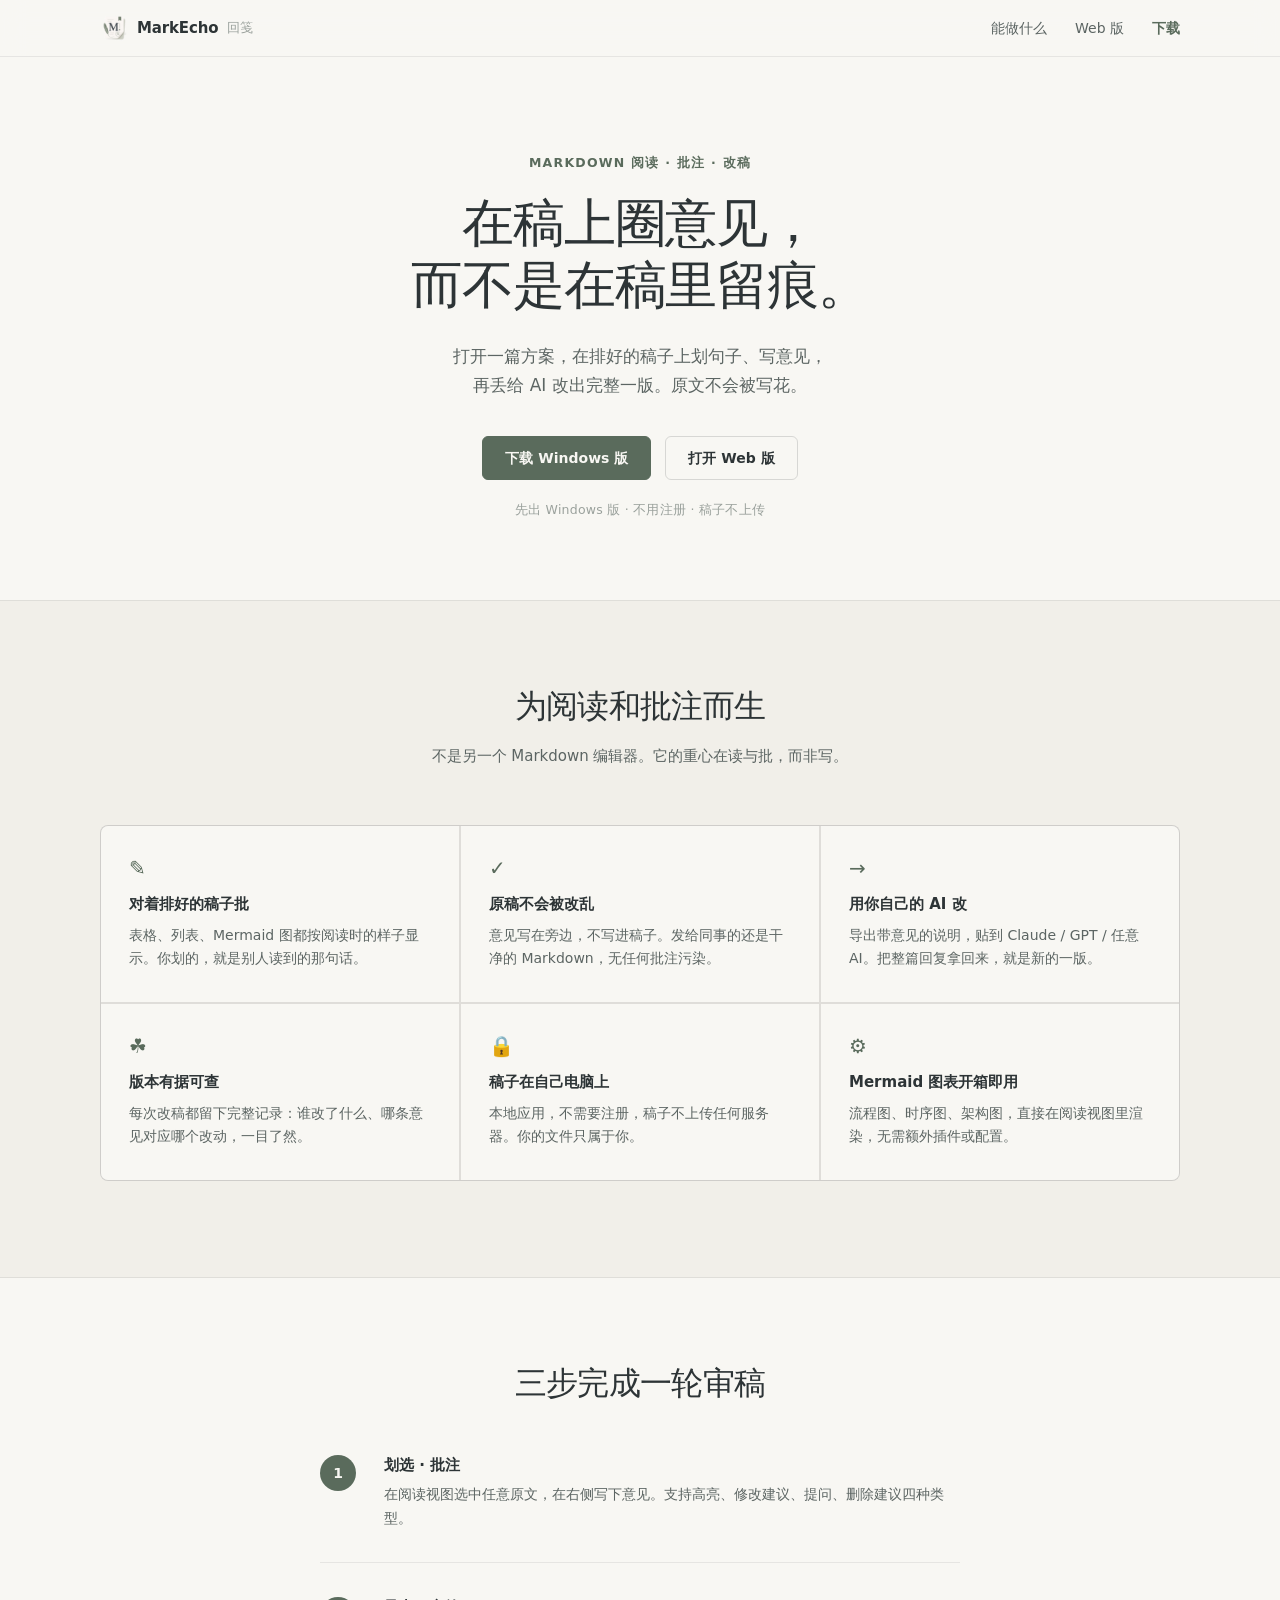
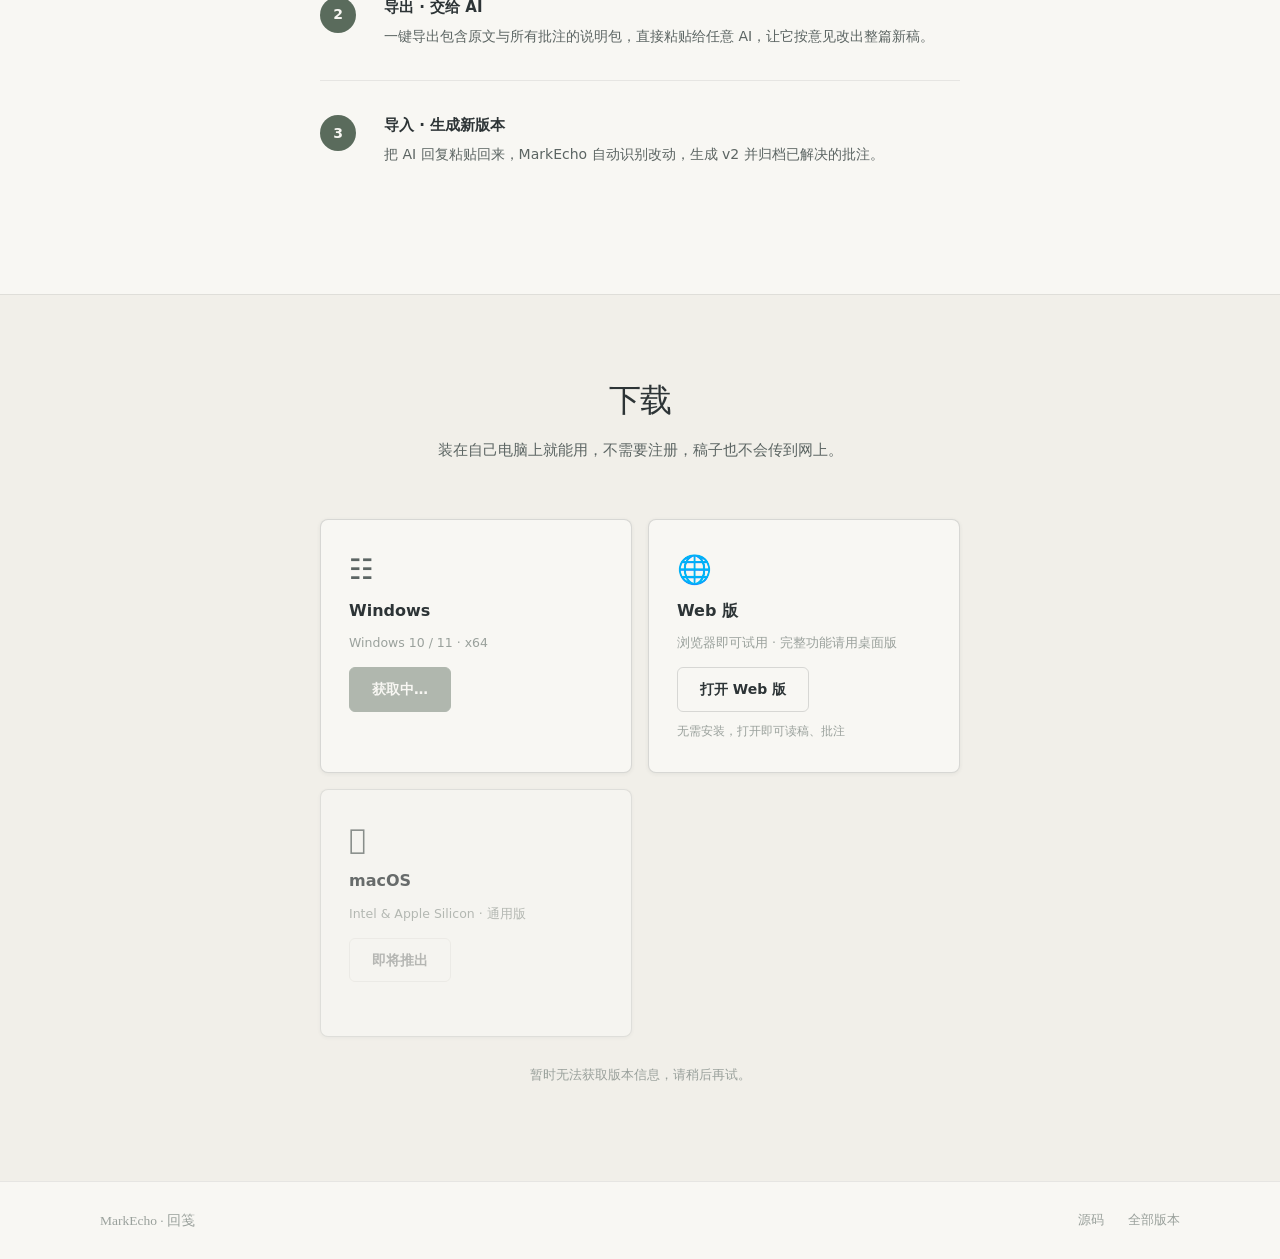
<file: index.html>
<!doctype html>
<html lang="zh-Hans">
<head>
  <meta charset="utf-8" />
  <meta name="viewport" content="width=device-width, initial-scale=1" />
  <title>MarkEcho · 回笺</title>
  <meta name="description" content="在稿上圈意见，而不是在稿里留痕。Markdown 阅读、批注与改稿工具。" />
  <meta property="og:title" content="MarkEcho · 回笺" />
  <meta property="og:description" content="在稿上圈意见，而不是在稿里留痕。" />
  <meta property="og:type" content="website" />
  <link rel="icon" type="image/png" sizes="32x32" href="favicon.png" />
  <link rel="stylesheet" href="styles.css" />
</head>
<body>

<!-- ── 顶栏 ── -->
<header class="site-header">
  <div class="container header-inner">
    <a class="brand" href="/">
      <img src="markecho.png" alt="MarkEcho 图标" width="28" height="28" />
      <span class="brand-name">MarkEcho</span>
      <span class="brand-sub">回笺</span>
    </a>
    <nav class="site-nav">
      <a href="#features">能做什么</a>
      <a href="app/">Web 版</a>
      <a href="#download" class="nav-cta">下载</a>
    </nav>
  </div>
</header>

<!-- ── 英雄区 ── -->
<section class="hero">
  <div class="container hero-inner">
    <p class="hero-eyebrow">Markdown 阅读 · 批注 · 改稿</p>
    <h1 class="hero-title">
      在稿上圈意见，<br />而不是在稿里留痕。
    </h1>
    <p class="hero-body">
      打开一篇方案，在排好的稿子上划句子、写意见，<br class="br-md" />
      再丢给 AI 改出完整一版。原文不会被写花。
    </p>
    <div class="hero-actions">
      <a href="#download" class="btn btn-accent">下载 Windows 版</a>
      <a href="app/" class="btn btn-outline">打开 Web 版</a>
    </div>
    <p class="hero-note">先出 Windows 版 · 不用注册 · 稿子不上传</p>
  </div>
</section>

<!-- ── 特性 ── -->
<section class="features" id="features">
  <div class="container">
    <h2 class="section-title">为阅读和批注而生</h2>
    <p class="section-sub">不是另一个 Markdown 编辑器。它的重心在读与批，而非写。</p>
    <div class="feature-grid">
      <div class="feature-card">
        <div class="feature-icon">&#9998;</div>
        <h3>对着排好的稿子批</h3>
        <p>表格、列表、Mermaid 图都按阅读时的样子显示。你划的，就是别人读到的那句话。</p>
      </div>
      <div class="feature-card">
        <div class="feature-icon">&#10003;</div>
        <h3>原稿不会被改乱</h3>
        <p>意见写在旁边，不写进稿子。发给同事的还是干净的 Markdown，无任何批注污染。</p>
      </div>
      <div class="feature-card">
        <div class="feature-icon">&#8594;</div>
        <h3>用你自己的 AI 改</h3>
        <p>导出带意见的说明，贴到 Claude / GPT / 任意 AI。把整篇回复拿回来，就是新的一版。</p>
      </div>
      <div class="feature-card">
        <div class="feature-icon">&#9752;</div>
        <h3>版本有据可查</h3>
        <p>每次改稿都留下完整记录：谁改了什么、哪条意见对应哪个改动，一目了然。</p>
      </div>
      <div class="feature-card">
        <div class="feature-icon">&#128274;</div>
        <h3>稿子在自己电脑上</h3>
        <p>本地应用，不需要注册，稿子不上传任何服务器。你的文件只属于你。</p>
      </div>
      <div class="feature-card">
        <div class="feature-icon">&#9881;</div>
        <h3>Mermaid 图表开箱即用</h3>
        <p>流程图、时序图、架构图，直接在阅读视图里渲染，无需额外插件或配置。</p>
      </div>
    </div>
  </div>
</section>

<!-- ── 工作流程 ── -->
<section class="workflow">
  <div class="container">
    <h2 class="section-title">三步完成一轮审稿</h2>
    <ol class="workflow-steps">
      <li class="step">
        <span class="step-num">1</span>
        <div>
          <strong>划选 · 批注</strong>
          <p>在阅读视图选中任意原文，在右侧写下意见。支持高亮、修改建议、提问、删除建议四种类型。</p>
        </div>
      </li>
      <li class="step">
        <span class="step-num">2</span>
        <div>
          <strong>导出 · 交给 AI</strong>
          <p>一键导出包含原文与所有批注的说明包，直接粘贴给任意 AI，让它按意见改出整篇新稿。</p>
        </div>
      </li>
      <li class="step">
        <span class="step-num">3</span>
        <div>
          <strong>导入 · 生成新版本</strong>
          <p>把 AI 回复粘贴回来，MarkEcho 自动识别改动，生成 v2 并归档已解决的批注。</p>
        </div>
      </li>
    </ol>
  </div>
</section>

<!-- ── 下载 ── -->
<section class="download" id="download">
  <div class="container">
    <h2 class="section-title">下载</h2>
    <p class="section-sub">装在自己电脑上就能用，不需要注册，稿子也不会传到网上。</p>
    <div class="platform-grid">
      <div class="platform-card" data-os="windows">
        <div class="platform-icon">&#9783;</div>
        <h3>Windows</h3>
        <p class="platform-req">Windows 10 / 11 · x64</p>
        <a class="btn btn-accent" href="#" data-role="btn" aria-disabled="true">获取中…</a>
        <p class="platform-filename" data-role="name"></p>
      </div>
      <div class="platform-card">
        <div class="platform-icon">&#127760;</div>
        <h3>Web 版</h3>
        <p class="platform-req">浏览器即可试用 · 完整功能请用桌面版</p>
        <a class="btn btn-outline" href="app/">打开 Web 版</a>
        <p class="platform-filename">无需安装，打开即可读稿、批注</p>
      </div>
      <div class="platform-card platform-card--soon" data-os="mac">
        <div class="platform-icon">&#63743;</div>
        <h3>macOS</h3>
        <p class="platform-req">Intel &amp; Apple Silicon · 通用版</p>
        <a class="btn btn-outline" href="#" data-role="btn" aria-disabled="true">即将推出</a>
        <p class="platform-filename" data-role="name"></p>
      </div>
    </div>
    <p class="download-note" id="release-meta">正在查询最新版本…</p>
  </div>
</section>

<!-- ── 页脚 ── -->
<footer class="site-footer">
  <div class="container footer-inner">
    <span class="footer-brand">MarkEcho · 回笺</span>
    <span class="footer-links">
      <a href="https://github.com/ych516/markecho-src" target="_blank" rel="noopener">源码</a>
      <a href="https://github.com/ych516/MarkEcho/releases" target="_blank" rel="noopener">全部版本</a>
    </span>
  </div>
</footer>

<script src="site.js"></script>
</body>
</html>
</file>
<file: styles.css>
/* ── Token ── */
:root {
  --text:            #2D3436;
  --text-secondary:  #5C6563;
  --text-tertiary:   #9AA19C;
  --surface:         #F8F7F3;
  --surface-2:       #F1EFE9;
  --surface-3:       #E8E5DE;
  --accent:          #5A6B5C;
  --accent-hover:    #4A5A4C;
  --accent-fg:       #F8F7F3;
  --line:            rgba(45,52,54,.09);
  --line-strong:     rgba(45,52,54,.16);
  --radius:          8px;
  --radius-sm:       6px;
  --shadow-sm:       0 1px 4px rgba(45,52,54,.07);
  --shadow:          0 4px 20px rgba(45,52,54,.10);
  --font-ui:         "Segoe UI Variable","Segoe UI","PingFang SC","Microsoft YaHei",system-ui,sans-serif;
  --font-prose:      Georgia,"Songti SC","SimSun",serif;
  --max-w:           1080px;
}

/* ── Reset ── */
*,*::before,*::after { box-sizing: border-box; margin: 0; padding: 0; }
html { scroll-behavior: smooth; }
body {
  font-family: var(--font-ui);
  font-size: 15px;
  line-height: 1.6;
  color: var(--text);
  background: var(--surface);
  -webkit-font-smoothing: antialiased;
}
a { color: inherit; text-decoration: none; }
img { display: block; max-width: 100%; }

/* ── Layout ── */
.container {
  width: min(var(--max-w), 100% - 48px);
  margin-inline: auto;
}

/* ── Header ── */
.site-header {
  position: sticky;
  top: 0;
  z-index: 100;
  background: rgba(248,247,243,.92);
  backdrop-filter: blur(12px);
  -webkit-backdrop-filter: blur(12px);
  border-bottom: 1px solid var(--line);
}
.header-inner {
  display: flex;
  align-items: center;
  justify-content: space-between;
  height: 56px;
}
.brand {
  display: flex;
  align-items: center;
  gap: 9px;
}
.brand img { border-radius: 6px; }
.brand-name {
  font-weight: 600;
  font-size: 15px;
  letter-spacing: -.01em;
}
.brand-sub {
  font-family: var(--font-prose);
  font-size: 13px;
  color: var(--text-tertiary);
}
.site-nav {
  display: flex;
  align-items: center;
  gap: 28px;
  font-size: 14px;
}
.site-nav a { color: var(--text-secondary); transition: color .15s; }
.site-nav a:hover { color: var(--text); }
.nav-cta {
  color: var(--accent) !important;
  font-weight: 600;
}

/* ── Buttons ── */
.btn {
  display: inline-flex;
  align-items: center;
  gap: 6px;
  padding: 10px 22px;
  border-radius: var(--radius-sm);
  font-family: var(--font-ui);
  font-size: 14px;
  font-weight: 600;
  cursor: pointer;
  transition: background .15s, color .15s, box-shadow .15s, opacity .15s;
  border: 1.5px solid transparent;
  text-decoration: none;
}
.btn-accent {
  background: var(--accent);
  color: var(--accent-fg);
  border-color: var(--accent);
}
.btn-accent:hover { background: var(--accent-hover); border-color: var(--accent-hover); }
.btn-outline {
  background: transparent;
  color: var(--text);
  border-color: var(--line-strong);
}
.btn-outline:hover { background: var(--surface-3); }
.btn[aria-disabled="true"] { opacity: .45; pointer-events: none; }

/* ── Hero ── */
.hero {
  padding: 96px 0 80px;
  text-align: center;
}
.hero-eyebrow {
  font-size: 12.5px;
  font-weight: 600;
  letter-spacing: .1em;
  text-transform: uppercase;
  color: var(--accent);
  margin-bottom: 20px;
}
.hero-title {
  font-family: var(--font-prose);
  font-size: clamp(30px, 5vw, 52px);
  font-weight: 400;
  line-height: 1.2;
  letter-spacing: -.02em;
  color: var(--text);
  margin-bottom: 24px;
}
.hero-body {
  font-size: 17px;
  line-height: 1.7;
  color: var(--text-secondary);
  max-width: 560px;
  margin: 0 auto 36px;
}
.hero-actions {
  display: flex;
  gap: 14px;
  justify-content: center;
  flex-wrap: wrap;
}
.hero-note {
  margin-top: 20px;
  font-size: 12.5px;
  color: var(--text-tertiary);
  letter-spacing: .02em;
}
.br-md { display: none; }
@media (min-width: 640px) { .br-md { display: inline; } }

/* ── Section common ── */
.section-title {
  font-family: var(--font-prose);
  font-size: clamp(22px, 3vw, 32px);
  font-weight: 400;
  letter-spacing: -.02em;
  color: var(--text);
  margin-bottom: 12px;
  text-align: center;
}
.section-sub {
  font-size: 15px;
  color: var(--text-secondary);
  text-align: center;
  max-width: 480px;
  margin: 0 auto 56px;
  line-height: 1.65;
}

/* ── Features ── */
.features {
  padding: 80px 0 96px;
  background: var(--surface-2);
  border-top: 1px solid var(--line);
  border-bottom: 1px solid var(--line);
}
.feature-grid {
  display: grid;
  grid-template-columns: repeat(auto-fill, minmax(280px, 1fr));
  gap: 2px;
  background: var(--line);
  border: 1px solid var(--line);
  border-radius: var(--radius);
  overflow: hidden;
}
.feature-card {
  background: var(--surface);
  padding: 32px 28px;
  transition: background .15s;
}
.feature-card:hover { background: var(--surface-2); }
.feature-icon {
  font-size: 20px;
  margin-bottom: 14px;
  color: var(--accent);
  line-height: 1;
}
.feature-card h3 {
  font-size: 15px;
  font-weight: 600;
  margin-bottom: 8px;
  color: var(--text);
}
.feature-card p {
  font-size: 14px;
  color: var(--text-secondary);
  line-height: 1.65;
}

/* ── Workflow ── */
.workflow {
  padding: 80px 0 96px;
}
.workflow-steps {
  list-style: none;
  max-width: 640px;
  margin: 0 auto;
  display: flex;
  flex-direction: column;
  gap: 0;
}
.step {
  display: flex;
  gap: 28px;
  padding: 32px 0;
  border-bottom: 1px solid var(--line);
}
.step:last-child { border-bottom: none; }
.step-num {
  flex-shrink: 0;
  width: 36px;
  height: 36px;
  border-radius: 50%;
  background: var(--accent);
  color: var(--accent-fg);
  font-size: 14px;
  font-weight: 700;
  display: flex;
  align-items: center;
  justify-content: center;
  margin-top: 2px;
}
.step strong {
  display: block;
  font-size: 15px;
  font-weight: 600;
  margin-bottom: 6px;
  color: var(--text);
}
.step p {
  font-size: 14px;
  color: var(--text-secondary);
  line-height: 1.65;
}

/* ── Download ── */
.download {
  padding: 80px 0 96px;
  background: var(--surface-2);
  border-top: 1px solid var(--line);
}
.platform-grid {
  display: grid;
  grid-template-columns: repeat(auto-fill, minmax(260px, 1fr));
  gap: 16px;
  max-width: 640px;
  margin: 0 auto 28px;
}
.platform-card {
  background: var(--surface);
  border: 1px solid var(--line-strong);
  border-radius: var(--radius);
  padding: 36px 28px 32px;
  display: flex;
  flex-direction: column;
  align-items: flex-start;
  gap: 10px;
  box-shadow: var(--shadow-sm);
}
.platform-card--soon { opacity: .7; }
.platform-icon {
  font-size: 28px;
  line-height: 1;
  color: var(--text-secondary);
  margin-bottom: 4px;
}
.platform-card h3 {
  font-size: 16px;
  font-weight: 600;
  color: var(--text);
}
.platform-req {
  font-size: 12.5px;
  color: var(--text-tertiary);
  margin-bottom: 4px;
}
.platform-filename {
  font-size: 11.5px;
  color: var(--text-tertiary);
  word-break: break-all;
  min-height: 1em;
}
.download-note {
  text-align: center;
  font-size: 12.5px;
  color: var(--text-tertiary);
  max-width: 480px;
  margin: 0 auto;
  line-height: 1.6;
}

/* ── Footer ── */
.site-footer {
  border-top: 1px solid var(--line);
  padding: 28px 0;
}
.footer-inner {
  display: flex;
  align-items: center;
  justify-content: space-between;
  flex-wrap: wrap;
  gap: 12px;
}
.footer-brand {
  font-family: var(--font-prose);
  font-size: 13.5px;
  color: var(--text-tertiary);
}
.footer-links {
  display: flex;
  gap: 24px;
  font-size: 13px;
  color: var(--text-tertiary);
}
.footer-links a:hover { color: var(--text); }

/* ── Responsive ── */
@media (max-width: 600px) {
  .hero { padding: 64px 0 56px; }
  .hero-body { font-size: 15px; }
  .site-nav a:not(.nav-cta) { display: none; }
  .workflow-steps { gap: 0; }
  .step { gap: 20px; }
}
</file>
